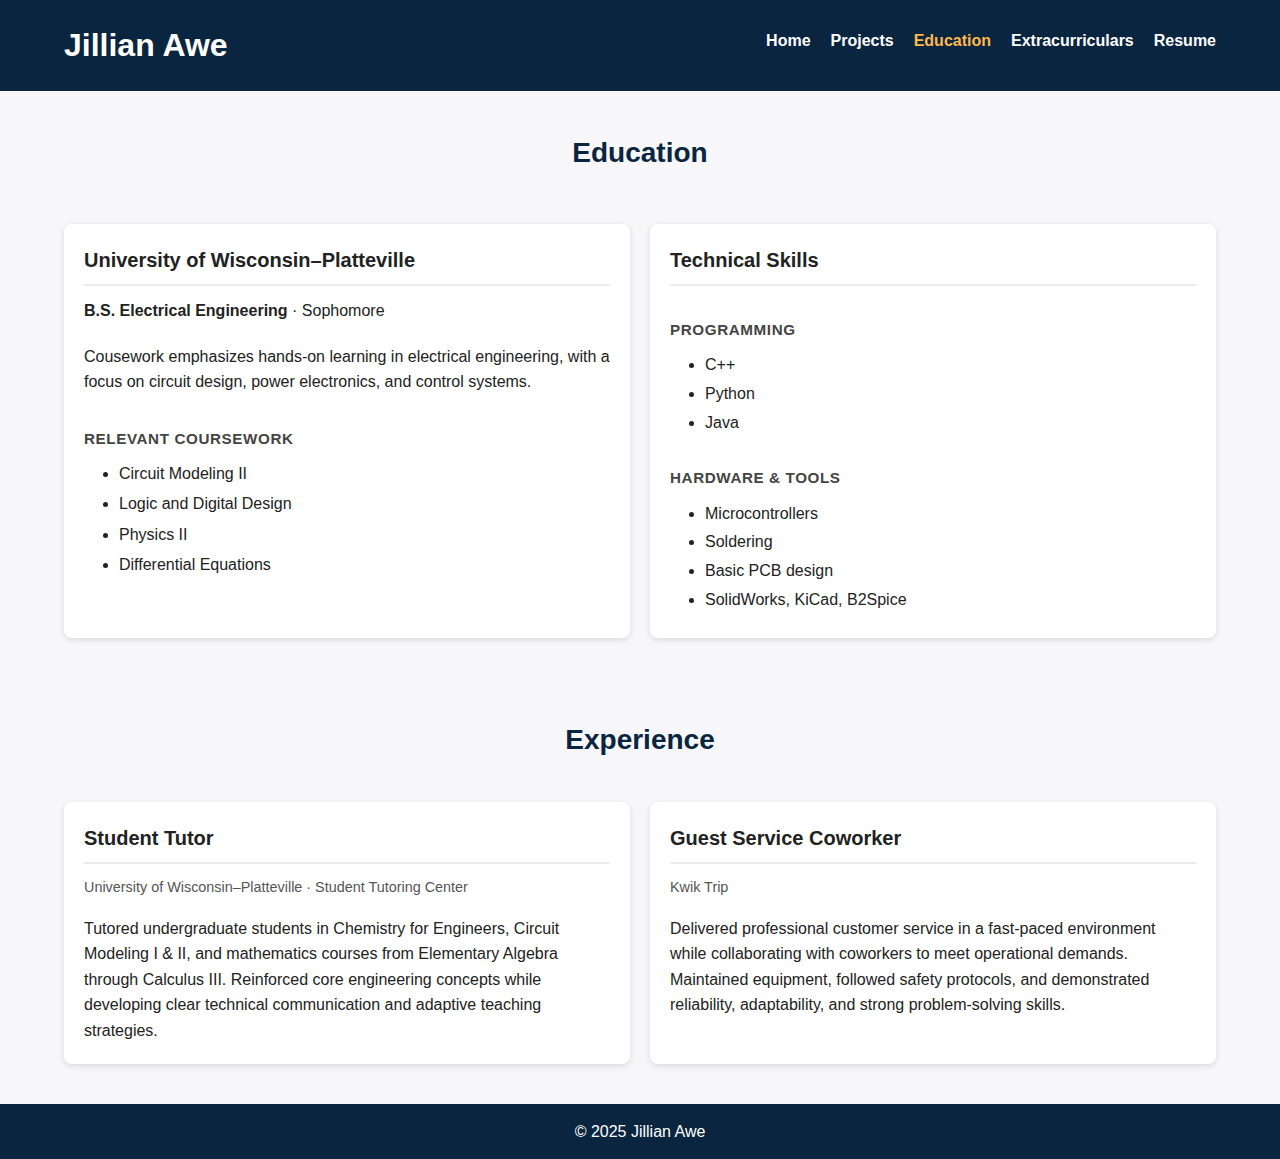
<file: education.html>
<!DOCTYPE html>
<html lang="en">
<head>
  <meta charset="UTF-8" />
  <meta name="viewport" content="width=device-width, initial-scale=1.0" />
  <title>Education – Jillian Awe</title>
  <link rel="stylesheet" href="style.css" />
  <script src="script.js" defer></script>
</head>

<body>
<header>
  <div class="container">
    <h1>Jillian Awe</h1>
    <nav>
      <ul>
        <li><a href="index.html">Home</a></li>
        <li><a href="projects.html">Projects</a></li>
        <li><a class="active" href="education.html">Education</a></li>
        <li><a href="extracurriculars.html">Extracurriculars</a></li>
        <li><a href="resume.html">Resume</a></li>
      </ul>
    </nav>
  </div>
</header>

<section class="page-section">

  <!-- ===== EDUCATION HEADER ===== -->
  <div class="projects-header">
    <h2>Education</h2>
  </div>

  <!-- ===== EDUCATION + SKILLS ===== -->
  <div class="card-grid education-grid">

    <!-- DEGREE CARD -->
    <div class="card education-card">
      <h3 class="card-title">University of Wisconsin–Platteville</h3>

      <p class="degree">
        <strong>B.S. Electrical Engineering</strong> · Sophomore
      </p>

      <p class="education-description">
       Cousework emphasizes hands-on learning in electrical engineering, with a focus on circuit design, power electronics,
       and control systems.
      </p>

      <h4 class="card-subtitle">Relevant Coursework</h4>
      <ul>
        <li>Circuit Modeling II</li>
        <li>Logic and Digital Design</li>
        <li>Physics II</li>
        <li>Differential Equations</li>
      </ul>
    </div>

    <!-- SKILLS CARD -->
    <div class="card skills-card">
      <h3 class="card-title">Technical Skills</h3>

      <div class="skills-group">
        <h4 class="card-subtitle">Programming</h4>
        <ul class="skills-list">
          <li>C++</li>
          <li>Python</li>
          <li>Java</li>
        </ul>
      </div>

      <div class="skills-group">
        <h4 class="card-subtitle">Hardware & Tools</h4>
        <ul class="skills-list">
        <li>Microcontrollers</li>
          <li>Soldering</li>
          <li>Basic PCB design</li>
          <li>SolidWorks, KiCad, B2Spice</li>
        </ul>
      </div>
    </div>

  </div>

  <div class="projects-header experience-header">
    <h2>Experience</h2>
  </div>

  <div class="card-grid experience-grid">

    <div class="card experience-card">
      <h3 class="card-title">Student Tutor</h3>
      <p class="experience-role">
        University of Wisconsin–Platteville · Student Tutoring Center
      </p>

      <p>
        Tutored undergraduate students in Chemistry for Engineers, Circuit Modeling I & II,
        and mathematics courses from Elementary Algebra through Calculus III.
        Reinforced core engineering concepts while developing clear technical communication
        and adaptive teaching strategies.
      </p>
    </div>

    <div class="card experience-card">
      <h3 class="card-title">Guest Service Coworker</h3>
      <p class="experience-role">
        Kwik Trip
      </p>

      <p>
        Delivered professional customer service in a fast-paced environment while
        collaborating with coworkers to meet operational demands. Maintained equipment,
        followed safety protocols, and demonstrated reliability, adaptability, and
        strong problem-solving skills.
      </p>
    </div>

  </div>

</section>


<footer>© 2025 Jillian Awe</footer>
</body>
</html>
</file>
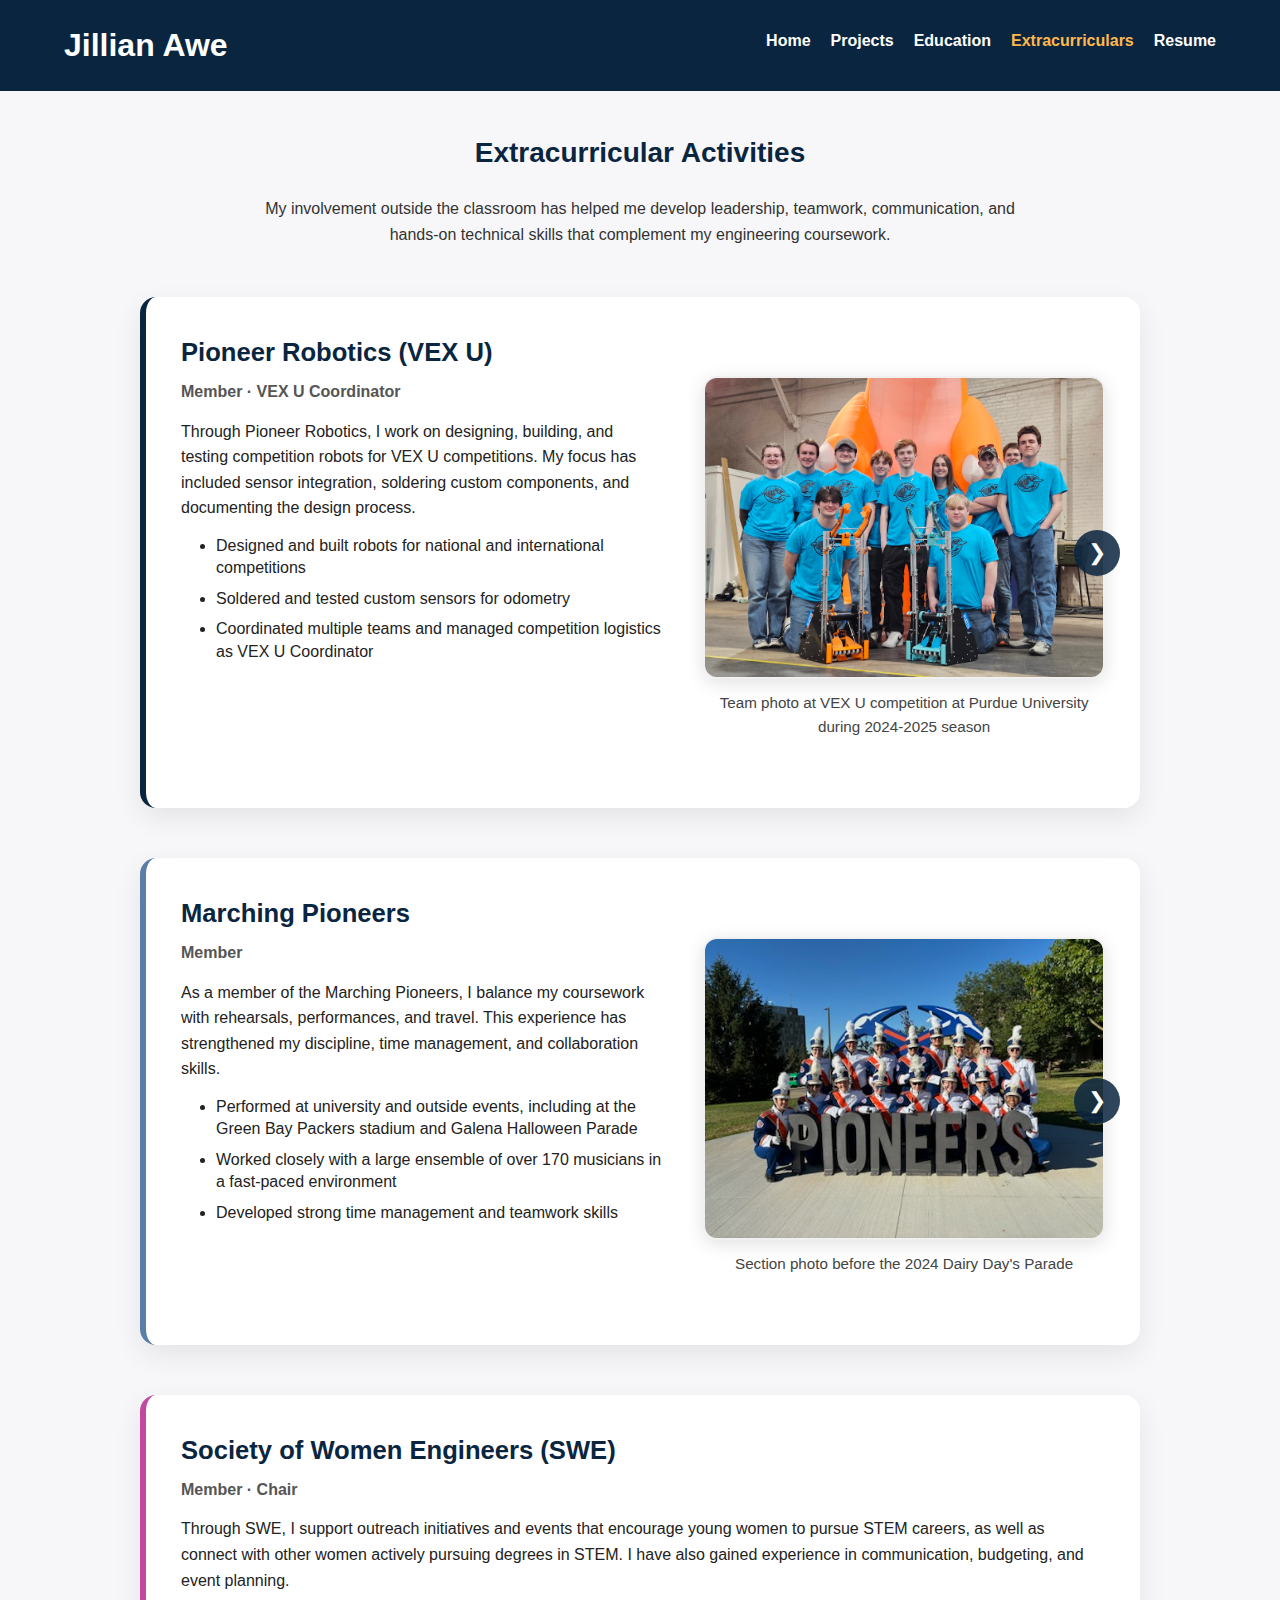
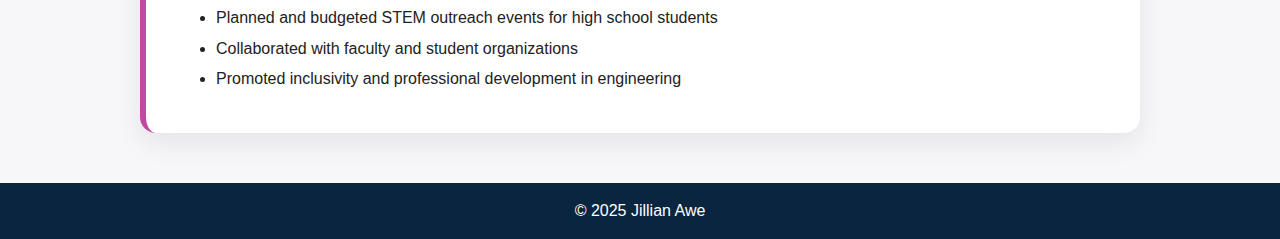
<file: extracurriculars.html>
<!DOCTYPE html>
<html lang="en">
<head>
  <meta charset="UTF-8">
  <meta name="viewport" content="width=device-width, initial-scale=1.0">
  <title>Extracurriculars – Jillian Awe</title>
  <link rel="stylesheet" href="style.css">
  <script src="script.js" defer></script>
</head>

<body>
<header>
  <div class="container">
    <h1>Jillian Awe</h1>
    <nav>
      <ul>
        <li><a href="index.html">Home</a></li>
        <li><a href="projects.html">Projects</a></li>
        <li><a href="education.html">Education</a></li>
        <li><a class="active" href="extracurriculars.html">Extracurriculars</a></li>
        <li><a href="resume.html">Resume</a></li>
      </ul>
    </nav>
  </div>
</header>

<section class="page-section">
  <div class="projects-header">
    <h2>Extracurricular Activities</h2>
    <p class="section-intro">
      My involvement outside the classroom has helped me develop leadership, teamwork, communication,
      and hands-on technical skills that complement my engineering coursework.
    </p>
  </div>

  <div class="activity-card robotics">
    <div class="activity-content">
      <h3>Pioneer Robotics (VEX U)</h3>
      <p class="activity-role">Member · VEX U Coordinator</p>

      <p>
        Through Pioneer Robotics, I work on designing, building, and testing competition robots for VEX U competitions. My focus has included
         sensor integration, soldering custom components, and documenting the design process.
      </p>

      <ul>
        <li>Designed and built robots for national and international competitions</li>
        <li>Soldered and tested custom sensors for odometry</li>
        <li>Coordinated multiple teams and managed competition logistics as VEX U Coordinator</li>
      </ul>
    </div>

    <div class="activity-media">
      <div class="project-slides">
            <button class="slide-btn prev hidden">&#10094;</button>

            <figure class="slide active">
                <img src="images/PlattyPiPurdue2025.jpg"
                class="project-image"
                alt="Team photo at VEX U competition at Purdue University in 2025">
                <figcaption class="image-caption">
               Team photo at VEX U competition at Purdue University during 2024-2025 season
                </figcaption>
            </figure>

            <figure class="slide">
                <img src="images/DriftlessIllini2025.jpg"
                class="project-image"
                alt="Team photo at VEX U competition at University of Illinois at Urbana-Champaign in 2025">
                <figcaption class="image-caption">
                Team photo at VEX U competition at University of Illinois at Urbana-Champaign during 2025-2026 season
                </figcaption>
            </figure>

            <figure class="slide">
                <img src="images/RoboticsPurdue2025.jpg"
                class="project-image"
                alt="Club photo at VEX U competition at Purdue University during 2024-2025 season">
                <figcaption class="image-caption">
                Club photo at VEX U competition at Purdue University during 2024-2025 season
                </figcaption>
             </figure>

            <figure class="slide">
                <img src="images/RoboticsIllini2025.jpg"
                class="project-image"
                alt="Club photo at VEX U competition at University of Illinois at Urbana-Champaign during 2025-2026 season">
                <figcaption class="image-caption">
                Club photo at VEX U competition at University of Illinois at Urbana-Champaign during 2025-2026 season
                </figcaption>
            </figure>   
                        
            <figure class="slide">
                <img src="images/PlattyPiMichigan2024.jpg"
                class="project-image"
                alt="Team photo at VEX U competition in Michigan during 2024-2025 season">
                <figcaption class="image-caption">
                Team photo at VEX U competition in Michigan during 2024-2025 season
                </figcaption>
            </figure>   

        <button class="slide-btn next">&#10095;</button>
      </div>
    </div>
  </div>

  <div class="activity-card marching">
    <div class="activity-media">
      <div class="project-slides">
            <button class="slide-btn prev hidden">&#10094;</button>

            <figure class="slide active">
                <img src="images/MarchingBandParade2024.jpg"
                class="project-image"
                alt="Section photo before the 2024 Dairy Day's Parade">
                <figcaption class="image-caption">
               Section photo before the 2024 Dairy Day's Parade
                </figcaption>
            </figure>

            <figure class="slide">
                <img src="images/MarchingBandLastBlast2025.jpg"
                class="project-image"
                alt="Section photo at the Last Blast of the 2025 marching season">
                <figcaption class="image-caption">
                Section photo at the Last Blast of the 2025 marching season
                </figcaption>
            </figure>

            <figure class="slide">
                <img src="images/MarchingBandFriends.jpg"
                class="project-image"
                alt="Photo with friends in the marching band after performance">
                <figcaption class="image-caption">
                Photo with friends in the marching band after performance
                </figcaption>
             </figure> 

        <button class="slide-btn next">&#10095;</button>
      </div>
    </div>

    <div class="activity-content">
      <h3>Marching Pioneers</h3>
      <p class="activity-role">Member</p>

      <p>
        As a member of the Marching Pioneers, I balance my coursework with rehearsals,
        performances, and travel. This experience has strengthened my discipline, time management,
        and collaboration skills.
      </p>

      <ul>
        <li>Performed at university and outside events, including at the Green Bay Packers stadium and Galena Halloween Parade</li>
        <li>Worked closely with a large ensemble of over 170 musicians in a fast-paced environment</li>
        <li>Developed strong time management and teamwork skills</li>
      </ul>
    </div>
  </div>

  <div class="activity-card swe">
    <div class="activity-content">
      <h3>Society of Women Engineers (SWE)</h3>
      <p class="activity-role">Member · Chair</p>

      <p>
        Through SWE, I support outreach initiatives and events that encourage young women to pursue
        STEM careers, as well as connect with other women actively pursuing degrees in STEM. I have also 
        gained experience in communication, budgeting, and event planning.
      </p>

      <ul>
        <li>Planned and budgeted STEM outreach events for high school students</li>
        <li>Collaborated with faculty and student organizations</li>
        <li>Promoted inclusivity and professional development in engineering</li>
      </ul>
    </div>

  </div>

</section>

<footer>© 2025 Jillian Awe</footer>
</body>
</html>
</file>
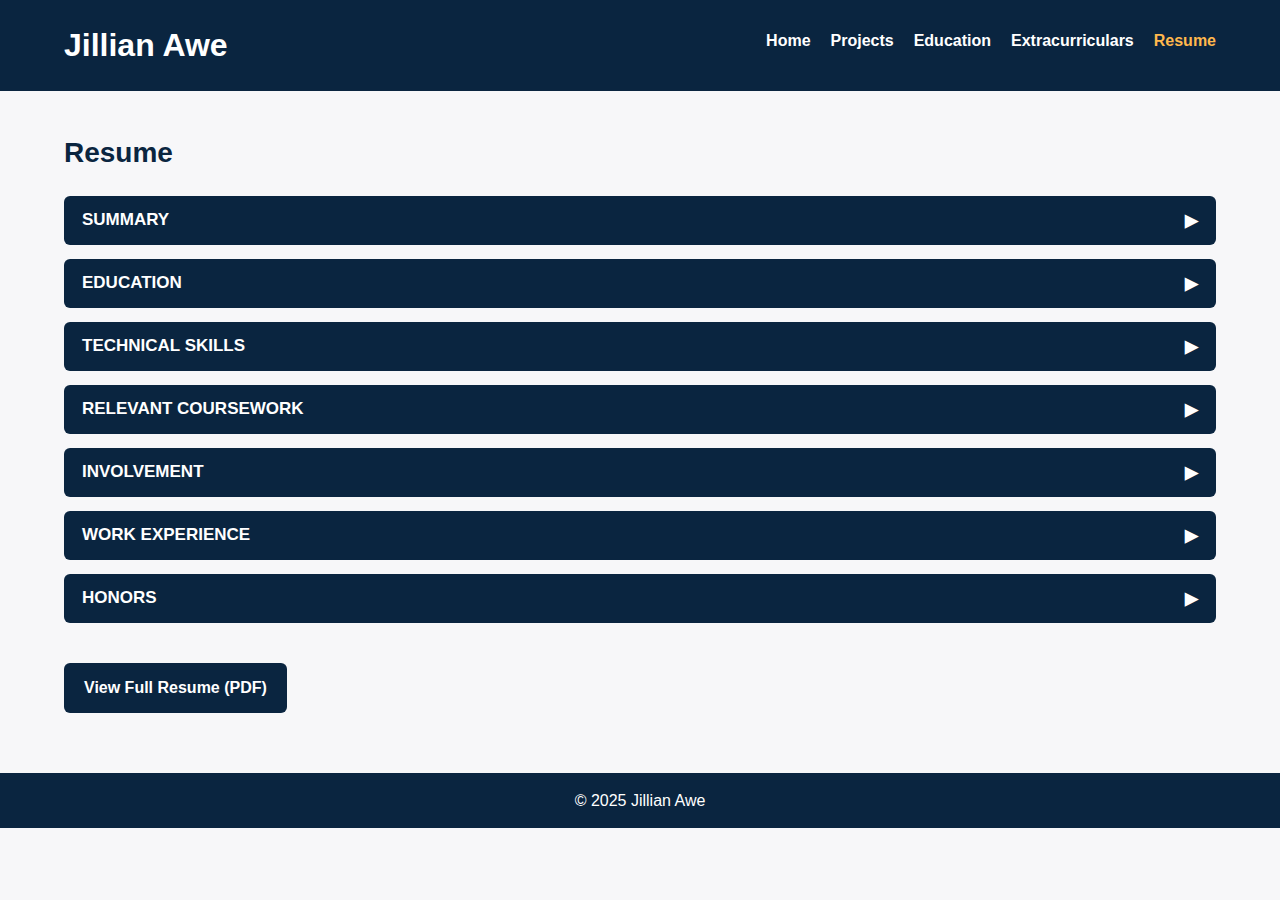
<file: resume.html>
<!DOCTYPE html>
<html lang="en">
<head>
    <meta charset="UTF-8">
    <meta name="viewport" content="width=device-width, initial-scale=1.0">
    <title>Resume – Jillian Awe</title>
    <link rel="stylesheet" href="style.css">
    <script src="script.js" defer></script>


</head>
<body>
<header>
  <div class="container">
    <h1>Jillian Awe</h1>
    <nav>
      <ul>
        <li><a href="index.html">Home</a></li>
        <li><a href="projects.html">Projects</a></li>
        <li><a href="education.html">Education</a></li>
        <li><a href="extracurriculars.html">Extracurriculars</a></li>
        <li><a class="active" href="resume.html">Resume</a></li>
      </ul>
    </nav>
  </div>
</header>

<section class="page-section">
    <h2>Resume</h2>
    
    <div class="resume-section">
        <button class="dropdown-btn">SUMMARY</button>
        <div class="dropdown-content">
            <p>Seeking a Summer 2026 electrical engineering internship to gain hands-on experience.</p>
            <p>Excellent verbal and written skills with a detail-oriented approach for completing projects and assignments.</p>
        </div>
    </div>

    <div class="resume-section">
        <button class="dropdown-btn">EDUCATION</button>
        <div class="dropdown-content">
            <p><strong>University of Wisconsin–Platteville</strong><br>
            Bachelor of Science, Electrical Engineering (ABET Accredited)<br>
            Emphases: Power and Energy; Controls<br>
            GPA: 4.00/4.00<br>
            Honors: Chancellor’s List (2 semesters), Dean’s List (2 semesters)</p>
            <p><strong>Clubs/Organizations:</strong> Pioneer Robotics, Marching Pioneers, Women in STEM LLC, Society of Women Engineers</p>
        </div>
    </div>

    <div class="resume-section">
        <button class="dropdown-btn">TECHNICAL SKILLS</button>
        <div class="dropdown-content">
            <ul>
                <li>B2Spice</li>
                <li>Python</li>
                <li>SolidWorks</li>
                <li>Microsoft Office (Word, Excel, PowerPoint)</li>
                <li>Soldering</li>
            </ul>
        </div>
    </div>

    <div class="resume-section">
        <button class="dropdown-btn">RELEVANT COURSEWORK</button>
        <div class="dropdown-content">
            <ul>
                <li>Circuit Modeling 2</li>
                <li>Logic and Digital Design</li>
                <li>Differential Equations</li>
                <li>Physics 2</li>
                <li>Introduction to Computer Programming</li>
                <li>Signals and Systems</li>
                <li>Analog Electronics</li>
                <li>Introduction to Electromagnetism and Power Systems</li>
            </ul>
        </div>
    </div>

    <div class="resume-section">
        <button class="dropdown-btn">INVOLVEMENT</button>
        <div class="dropdown-content">
            <h4>Pioneer Robotics (VEX U Robotics)</h4>
            <p><strong>Member – Fall 2024 to Present</strong></p>
            <ul>
                <li>Designed and built robots for worldwide competitions; documented design process; attended VEX Worlds and placed in the top 30 of 107 teams.</li>
                <li>Researched, designed, and soldered a sensor providing odometry data for autonomous robot routines.</li>
            </ul>
            <p><strong>VEX U Coordinator – Spring 2025 to Present</strong></p>
            <ul>
                <li>Coordinated three VEX U teams, registered teams for tournaments, scheduled activities, and managed sponsor communication and social media.</li>
            </ul>

            <h4>Society of Women Engineers (SWE)</h4>
            <p><strong>Chair – Fall 2024 to Spring 2025</strong></p>
            <ul>
                <li>Planned and budgeted large-scale STEM Expo activities for high school students.</li>
            </ul>
        </div>
    </div>

    <div class="resume-section">
        <button class="dropdown-btn">WORK EXPERIENCE</button>
        <div class="dropdown-content">
            <h4>Student Tutor – UW–Platteville Tutoring Center (2025–Present)</h4>
            <ul>
                <li>Tutored students in Chemistry for Engineers, Circuit Modeling I & II, and math through Calculus III.</li>
                <li>Reinforced engineering concepts and improved technical communication.</li>
            </ul>

            <h4>Guest Service / Food Service – Kwik Trip (2024–Present)</h4>
            <ul>
                <li>Handled high-volume customer interactions with professionalism and teamwork.</li>
                <li>Maintained equipment and followed safety protocols in a fast-paced environment.</li>
            </ul>
        </div>
    </div>

    <div class="resume-section">
        <button class="dropdown-btn">HONORS</button>
        <div class="dropdown-content">
            <ul>
                <li>Valedictorian – Eleva-Strum Central High School (2024)</li>
                <li>AP Scholar with Distinction – College Board (2024)</li>
            </ul>
        </div>
    </div>

    <a href="documents/JillianAweResumeWebsite.pdf" target="_blank" class="resume-btn">View Full Resume (PDF)</a>

</section>

<footer>© 2025 Jillian Awe</footer>

</body>
</html>
</file>
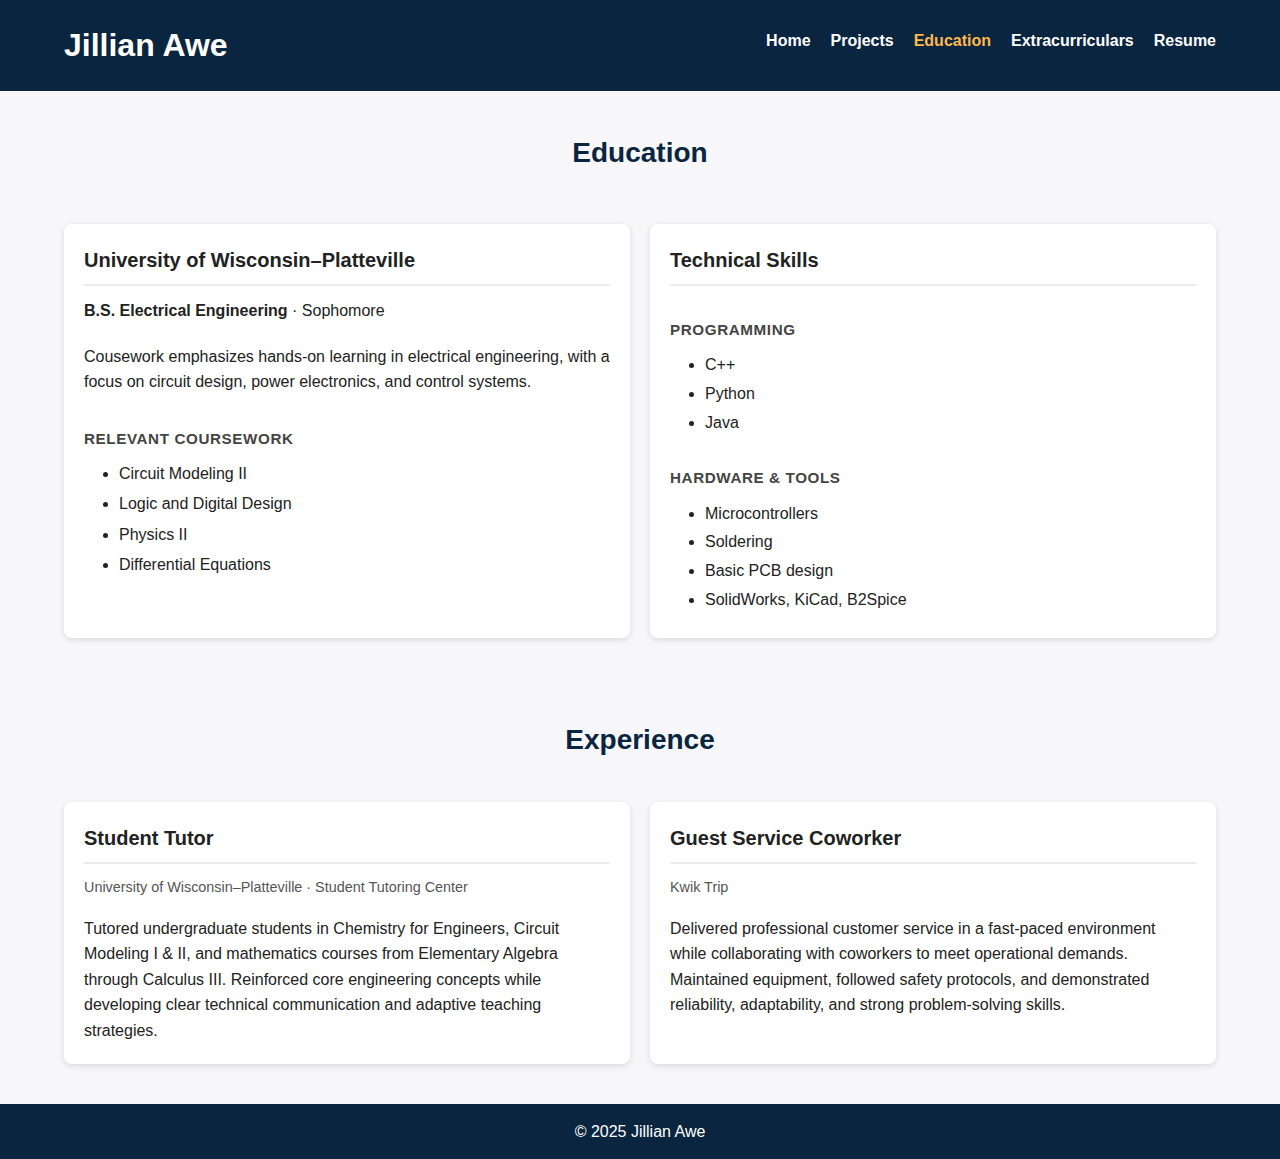
<file: JillianAweWebsite/education.html>
<!DOCTYPE html>
<html lang="en">
<head>
  <meta charset="UTF-8" />
  <meta name="viewport" content="width=device-width, initial-scale=1.0" />
  <title>Education – Jillian Awe</title>
  <link rel="stylesheet" href="style.css" />
  <script src="script.js" defer></script>
</head>

<body>
<header>
  <div class="container">
    <h1>Jillian Awe</h1>
    <nav>
      <ul>
        <li><a href="index.html">Home</a></li>
        <li><a href="projects.html">Projects</a></li>
        <li><a class="active" href="education.html">Education</a></li>
        <li><a href="extracurriculars.html">Extracurriculars</a></li>
        <li><a href="resume.html">Resume</a></li>
      </ul>
    </nav>
  </div>
</header>

<section class="page-section">

  <!-- ===== EDUCATION HEADER ===== -->
  <div class="projects-header">
    <h2>Education</h2>
  </div>

  <!-- ===== EDUCATION + SKILLS ===== -->
  <div class="card-grid education-grid">

    <!-- DEGREE CARD -->
    <div class="card education-card">
      <h3 class="card-title">University of Wisconsin–Platteville</h3>

      <p class="degree">
        <strong>B.S. Electrical Engineering</strong> · Sophomore
      </p>

      <p class="education-description">
       Cousework emphasizes hands-on learning in electrical engineering, with a focus on circuit design, power electronics,
       and control systems.
      </p>

      <h4 class="card-subtitle">Relevant Coursework</h4>
      <ul>
        <li>Circuit Modeling II</li>
        <li>Logic and Digital Design</li>
        <li>Physics II</li>
        <li>Differential Equations</li>
      </ul>
    </div>

    <!-- SKILLS CARD -->
    <div class="card skills-card">
      <h3 class="card-title">Technical Skills</h3>

      <div class="skills-group">
        <h4 class="card-subtitle">Programming</h4>
        <ul class="skills-list">
          <li>C++</li>
          <li>Python</li>
          <li>Java</li>
        </ul>
      </div>

      <div class="skills-group">
        <h4 class="card-subtitle">Hardware & Tools</h4>
        <ul class="skills-list">
        <li>Microcontrollers</li>
          <li>Soldering</li>
          <li>Basic PCB design</li>
          <li>SolidWorks, KiCad, B2Spice</li>
        </ul>
      </div>
    </div>

  </div>

  <!-- ===== EXPERIENCE HEADER ===== -->
  <div class="projects-header experience-header">
    <h2>Experience</h2>
  </div>

  <!-- ===== EXPERIENCE CARDS ===== -->
  <div class="card-grid experience-grid">

    <!-- TUTOR -->
    <div class="card experience-card">
      <h3 class="card-title">Student Tutor</h3>
      <p class="experience-role">
        University of Wisconsin–Platteville · Student Tutoring Center
      </p>

      <p>
        Tutored undergraduate students in Chemistry for Engineers, Circuit Modeling I & II,
        and mathematics courses from Elementary Algebra through Calculus III.
        Reinforced core engineering concepts while developing clear technical communication
        and adaptive teaching strategies.
      </p>
    </div>

    <!-- KWIK TRIP -->
    <div class="card experience-card">
      <h3 class="card-title">Guest Service Coworker</h3>
      <p class="experience-role">
        Kwik Trip
      </p>

      <p>
        Delivered professional customer service in a fast-paced environment while
        collaborating with coworkers to meet operational demands. Maintained equipment,
        followed safety protocols, and demonstrated reliability, adaptability, and
        strong problem-solving skills.
      </p>
    </div>

  </div>

</section>


<footer>© 2025 Jillian Awe</footer>
</body>
</html>
</file>
<file: style.css>
/* ==========================================================
   GLOBAL RESET / BASE STYLES
========================================================== */
* {
  margin: 0;
  padding: 0;
  box-sizing: border-box;
  font-family: Arial, Helvetica, sans-serif;
}

body {
  background: #f7f7f9;
  color: #222;
  line-height: 1.6;
}

ul {
  margin-left: 25px;
  padding-left: 10px;
}

ul li {
  margin-bottom: 8px;
  line-height: 1.4;
}


/* ==========================================================
   HEADER AND NAVIGATION
========================================================== */
header {
  background: #0a2540;
  color: white;
  padding: 20px 0;
}

header .container {
  display: flex;
  justify-content: space-between;
  align-items: center;
  width: 90%;
  margin: auto;
}

nav ul {
  display: flex;
  list-style: none;
  gap: 20px;
}

nav a {
  color: white;
  text-decoration: none;
  font-weight: bold;
  transition: 0.2s;
}

nav a:hover,
nav a.active {
  color: #ffb84d;
}


/* ==========================================================
   HOME PAGE
========================================================== */
.hero-section {
  padding: 80px 0;
  display: flex;
  justify-content: center;
  text-align: left;
}

.hero-inner {
  display: flex;
  align-items: center;
  gap: 60px;
  max-width: 1100px;
  padding: 0 30px;
}

.hero-photo {
  width: 260px;
  height: 260px;
  object-fit: cover;
  border-radius: 50%;
  box-shadow: 0 4px 20px rgba(0,0,0,0.15);
}

.hero-info {
  max-width: 600px;
}

.hero-name {
  font-size: 2.5rem;
  margin-bottom: 18px;
}

.hero-description {
  font-size: 1.15rem;
  line-height: 1.6;
  margin-bottom: 22px;
}

.hero-links a {
  margin-right: 22px;
  font-size: 1.1rem;
  text-decoration: none;
  color: #0a2540;
  font-weight: 600;
  border-bottom: 2px solid transparent;
  transition: 0.2s;
}

.hero-links a:hover {
  border-bottom: 2px solid #0a2540;
}

.highlights-grid {
  margin-top: 2.5rem;
}

.highlight-card {
  display: flex;
  flex-direction: column;
  justify-content: space-between;
}

.card-link {
  margin-top: 1.25rem;
  font-weight: 500;
  color: #0066cc;
  text-decoration: none;
}

.card-link:hover {
  text-decoration: underline;
}

.highlight-card:hover {
  transform: translateY(-4px);
  transition: transform 0.2s ease;
}


/* ==========================================================
   GLOBAL PAGE SECTIONS
========================================================== */
.page-section {
  width: 90%;
  margin: 40px auto;
}

.page-section h2 {
  margin-bottom: 20px;
  font-size: 28px;
  color: #0a2540;
}

.section-intro {
  margin-bottom: 20px;
  color: #333;
}


/* ==========================================================
   CARD GRID (Home, Education, Extracurriculars)
========================================================== */
.card-grid {
  display: grid;
  grid-template-columns: repeat(auto-fit, minmax(250px, 1fr));
  gap: 20px;
}

.card {
  background: white;
  padding: 20px;
  border-radius: 8px;
  box-shadow: 0 2px 6px rgba(0,0,0,0.12);
}

.placeholder {
  background: #e0e0ea;
  padding: 30px;
  text-align: center;
  border-radius: 6px;
  color: #555;
  border: 2px dashed #aaa;
}


/* ==========================================================
   PROJECTS PAGE
========================================================== */
.projects-header {
    text-align: center;
    max-width: 800px;
    margin: 0 auto 40px auto;
}


.project-card {
  background: #ffffff;
  padding: 30px;
  border-radius: 14px;
  margin: 40px auto;
  max-width: 900px;
  box-shadow: 0 8px 22px rgba(0,0,0,0.08);
}

.project-image {
  width: 100%;
  max-width: 750px;
  display: block;
  margin: 22px auto;
  border-radius: 14px;
  border: 2px solid #f0f0f0;
  object-fit: cover;
  box-shadow: 0 4px 18px rgba(0,0,0,0.12);
}

.project-image-row {
    display: flex;
    gap: 20px;
    margin: 22px 0;
}

.project-image-row img {
    width: 100%;
    height: 300px;              
    object-fit: cover;    
    border-radius: 14px;
    box-shadow: 0 4px 18px rgba(0,0,0,0.12);
}

.image-caption {
  text-align: center;
  font-size: 0.95rem;
  color: #444;
  margin-top: -10px;
  margin-bottom: 12px;
}

.project-media {
  width: 100%;
  height: 200px;
  margin-bottom: 20px;
  border-radius: 6px;
}


.projects_pdfs-btn {
  display: inline-block;
  padding: 12px 20px;
  background: #0a2540;
  color: white;
  text-decoration: none;
  font-size: 16px;
  font-weight: 600;
  border-radius: 6px;
  margin-top: 40px;
  margin-bottom: 20px;
  transition: background 0.25s ease, transform 0.15s ease;
}

.projects_pdfs-btn:hover {
  background: #133b63;
  transform: translateY(-2px);
}

.project-slides {
    position: relative;
    max-width: 750px;
    margin: 22px auto;
}

.project-slides .slide {
    display: none;
}

.project-slides .slide.active {
    display: block;
}

/* Arrow buttons */
.slide-btn {
    position: absolute;
    top: 50%;
    transform: translateY(-50%);
    background: rgba(10, 37, 64, 0.85);
    color: white;
    border: none;
    font-size: 22px;
    padding: 10px 14px;
    border-radius: 50%;
    cursor: pointer;
    transition: background 0.2s ease;
}

.slide-btn:hover {
    background: rgba(10, 37, 64, 1);
}

.slide-btn.prev {
    left: -15px;
}

.slide-btn.next {
    right: -15px;
}

.slide-btn.hidden {
    display: none;
}

.project-slides figure {
  margin: 0;
}


/* ==========================================================
   RESUME
========================================================== */
.dropdown-btn {
  width: 100%;
  text-align: left;
  padding: 14px 18px;
  background: #0a2540;
  color: #fff;
  border: none;
  border-radius: 6px;
  margin-top: 14px;
  cursor: pointer;
  font-size: 17px;
  font-weight: bold;
  display: flex;
  justify-content: space-between;
  align-items: center;
  transition: background 0.25s ease;
}

.dropdown-btn:hover {
  background: #133b63;
}

.arrow {
  transition: transform 0.3s ease;
  display: inline-block;
}

.dropdown-open .arrow {
  transform: rotate(90deg);
}

.dropdown-content {
  display: none;
  padding: 18px;
  background: #ffffff;
  border-radius: 6px;
  margin-top: 8px;
  box-shadow: 0 2px 6px rgba(0,0,0,0.15);
  animation: dropdownFade 0.3s ease;
}

.dropdown-content ul li {
  margin-bottom: 10px;
}

@keyframes dropdownFade {
  from { opacity: 0; transform: translateY(-6px); }
  to { opacity: 1; transform: translateY(0); }
}

/* Resume PDF button */
.resume-btn {
  display: inline-block;
  padding: 12px 20px;
  background: #0a2540;
  color: white;
  text-decoration: none;
  font-size: 16px;
  font-weight: 600;
  border-radius: 6px;
  margin-top: 40px;
  margin-bottom: 20px;
  transition: background 0.25s ease, transform 0.15s ease;
}

.resume-btn:hover {
  background: #133b63;
  transform: translateY(-2px);
}

/* ==========================================================
   Extracurriculars
========================================================== */

.activity-card {
  display: flex;
  gap: 40px;
  margin: 50px auto;
  max-width: 1000px;
  padding: 35px;
  border-radius: 16px;
  background: white;
  box-shadow: 0 10px 28px rgba(0,0,0,0.08);
}

/* Alternate layouts for visual variety */
.activity-card.marching {
  flex-direction: row-reverse;
}

/* Content */
.activity-content {
  flex: 1.2;
}

.activity-content h3 {
  font-size: 1.6rem;
  margin-bottom: 6px;
  color: #0a2540;
}

.activity-role {
  font-weight: 600;
  color: #555;
  margin-bottom: 14px;
}

.activity-content p {
  margin-bottom: 14px;
}

/* Media */
.activity-media {
  flex: 1;
  display: flex;
  align-items: center;
  justify-content: center;
}

.media-placeholder {
  width: 100%;
  height: 260px;
  background: #e6e6ef;
  border-radius: 12px;
  border: 2px dashed #aaa;
  display: flex;
  align-items: center;
  justify-content: center;
  color: #555;
  text-align: center;
  font-weight: 600;
}

/* Subtle accent bars */
.activity-card.robotics {
  border-left: 6px solid #0a2540;
}

.activity-card.marching {
  border-left: 6px solid #5a7ea8;
}

.activity-card.swe {
  border-left: 6px solid #c04aa0;
}



/* ===== EDUCATION PAGE SPACING ===== */

.education-grid {
  margin-top: 3rem;
  row-gap: 2.5rem;
}

.education-card p,
.skills-card p {
  margin-bottom: 1.25rem;
  line-height: 1.6;
}

.education-description {
  margin: 1.5rem 0;
  line-height: 1.6;
}

.education-card h4,
.skills-card h4 {
  margin-top: 2rem;
  margin-bottom: 0.75rem;
}

.education-note {
  margin-top: 1.75rem;
  font-size: 0.9rem;
  opacity: 0.8;
}

/* ==========================================================
  EDUCATION
========================================================== */

.experience-header {
  margin-top: 5rem;
}

.timeline {
  margin-top: 2.5rem;
}

.timeline-content p {
  line-height: 1.6;
}

/* ===== CARD HEADERS ===== */

.card-title {
  font-size: 1.25rem;
  font-weight: 600;
  margin-bottom: 0.75rem;
  border-bottom: 2px solid rgba(0, 0, 0, 0.08);
  padding-bottom: 0.5rem;
}

.card-subtitle {
  font-size: 0.95rem;
  text-transform: uppercase;
  letter-spacing: 0.04em;
  margin-top: 1.75rem;
  margin-bottom: 0.5rem;
  color: #444;
}

.education-description {
  margin: 1.25rem 0;
  line-height: 1.6;
}

.skills-group {
  margin-top: 1.5rem;
}

.skills-list li {
  margin-bottom: 0.4rem;
}


.experience-header {
  margin-top: 5rem;
}

.experience-grid {
  margin-top: 2.5rem;
  row-gap: 2rem;
}

.experience-role {
  font-size: 0.9rem;
  color: #555;
  margin-bottom: 1rem;
}

.card p {
  line-height: 1.6;
}


/* ==========================================================
   FOOTER
========================================================== */
footer {
  margin-top: 40px;
  background: #0a2540;
  color: white;
  text-align: center;
  padding: 15px;
}


/* ==========================================================
   MOBLIE
========================================================== */
@media (max-width: 800px) {
  nav ul {
    flex-wrap: wrap;
    gap: 10px;
  }
}

@media (max-width: 500px) {
  header .container {
    flex-direction: column;
    gap: 10px;
  }
}

@media screen and (max-width: 850px) {
  .hero-inner {
      flex-direction: column;
      text-align: center;
      gap: 30px;
  }

  .hero-photo {
      width: 210px;
      height: 210px;
  }
}

@media (max-width: 750px) {
    .project-image-row {
        flex-direction: column;
    }

    .project-image-row img {
        height: 240px;
    }
}

@media (max-width: 600px) {
  .project-image {
    max-height: 260px;
  }

  .slide-btn.prev {
    left: 5px;
  }

  .slide-btn.next {
    right: 5px;
  }
}

@media (max-width: 850px) {
  .activity-card {
    flex-direction: column;
    padding: 25px;
  }

  .media-placeholder {
    height: 220px;
  }
}
</file>
<file: JillianAweWebsite/style.css>
/* ==========================================================
   GLOBAL RESET / BASE STYLES
========================================================== */
* {
  margin: 0;
  padding: 0;
  box-sizing: border-box;
  font-family: Arial, Helvetica, sans-serif;
}

body {
  background: #f7f7f9;
  color: #222;
  line-height: 1.6;
}

ul {
  margin-left: 25px;
  padding-left: 10px;
}

ul li {
  margin-bottom: 8px;
  line-height: 1.4;
}


/* ==========================================================
   HEADER AND NAVIGATION
========================================================== */
header {
  background: #0a2540;
  color: white;
  padding: 20px 0;
}

header .container {
  display: flex;
  justify-content: space-between;
  align-items: center;
  width: 90%;
  margin: auto;
}

nav ul {
  display: flex;
  list-style: none;
  gap: 20px;
}

nav a {
  color: white;
  text-decoration: none;
  font-weight: bold;
  transition: 0.2s;
}

nav a:hover,
nav a.active {
  color: #ffb84d;
}


/* ==========================================================
   HOME PAGE
========================================================== */
.hero-section {
  padding: 80px 0;
  display: flex;
  justify-content: center;
  text-align: left;
}

.hero-inner {
  display: flex;
  align-items: center;
  gap: 60px;
  max-width: 1100px;
  padding: 0 30px;
}

.hero-photo {
  width: 260px;
  height: 260px;
  object-fit: cover;
  border-radius: 50%;
  box-shadow: 0 4px 20px rgba(0,0,0,0.15);
}

.hero-info {
  max-width: 600px;
}

.hero-name {
  font-size: 2.5rem;
  margin-bottom: 18px;
}

.hero-description {
  font-size: 1.15rem;
  line-height: 1.6;
  margin-bottom: 22px;
}

.hero-links a {
  margin-right: 22px;
  font-size: 1.1rem;
  text-decoration: none;
  color: #0a2540;
  font-weight: 600;
  border-bottom: 2px solid transparent;
  transition: 0.2s;
}

.hero-links a:hover {
  border-bottom: 2px solid #0a2540;
}

.highlights-grid {
  margin-top: 2.5rem;
}

.highlight-card {
  display: flex;
  flex-direction: column;
  justify-content: space-between;
}

.card-link {
  margin-top: 1.25rem;
  font-weight: 500;
  color: #0066cc;
  text-decoration: none;
}

.card-link:hover {
  text-decoration: underline;
}

.highlight-card:hover {
  transform: translateY(-4px);
  transition: transform 0.2s ease;
}


/* ==========================================================
   GLOBAL PAGE SECTIONS
========================================================== */
.page-section {
  width: 90%;
  margin: 40px auto;
}

.page-section h2 {
  margin-bottom: 20px;
  font-size: 28px;
  color: #0a2540;
}

.section-intro {
  margin-bottom: 20px;
  color: #333;
}


/* ==========================================================
   CARD GRID (Home, Education, Extracurriculars)
========================================================== */
.card-grid {
  display: grid;
  grid-template-columns: repeat(auto-fit, minmax(250px, 1fr));
  gap: 20px;
}

.card {
  background: white;
  padding: 20px;
  border-radius: 8px;
  box-shadow: 0 2px 6px rgba(0,0,0,0.12);
}

.placeholder {
  background: #e0e0ea;
  padding: 30px;
  text-align: center;
  border-radius: 6px;
  color: #555;
  border: 2px dashed #aaa;
}


/* ==========================================================
   PROJECTS PAGE
========================================================== */
.projects-header {
    text-align: center;
    max-width: 800px;
    margin: 0 auto 40px auto;
}


.project-card {
  background: #ffffff;
  padding: 30px;
  border-radius: 14px;
  margin: 40px auto;
  max-width: 900px;
  box-shadow: 0 8px 22px rgba(0,0,0,0.08);
}

.project-image {
  width: 100%;
  max-width: 750px;
  display: block;
  margin: 22px auto;
  border-radius: 14px;
  border: 2px solid #f0f0f0;
  object-fit: cover;
  box-shadow: 0 4px 18px rgba(0,0,0,0.12);
}

.project-image-row {
    display: flex;
    gap: 20px;
    margin: 22px 0;
}

.project-image-row img {
    width: 100%;
    height: 300px;              
    object-fit: cover;    
    border-radius: 14px;
    box-shadow: 0 4px 18px rgba(0,0,0,0.12);
}

.image-caption {
  text-align: center;
  font-size: 0.95rem;
  color: #444;
  margin-top: -10px;
  margin-bottom: 12px;
}

.project-media {
  width: 100%;
  height: 200px;
  margin-bottom: 20px;
  border-radius: 6px;
}


.projects_pdfs-btn {
  display: inline-block;
  padding: 12px 20px;
  background: #0a2540;
  color: white;
  text-decoration: none;
  font-size: 16px;
  font-weight: 600;
  border-radius: 6px;
  margin-top: 40px;
  margin-bottom: 20px;
  transition: background 0.25s ease, transform 0.15s ease;
}

.projects_pdfs-btn:hover {
  background: #133b63;
  transform: translateY(-2px);
}

.project-slides {
    position: relative;
    max-width: 750px;
    margin: 22px auto;
}

.project-slides .slide {
    display: none;
}

.project-slides .slide.active {
    display: block;
}

/* Arrow buttons */
.slide-btn {
    position: absolute;
    top: 50%;
    transform: translateY(-50%);
    background: rgba(10, 37, 64, 0.85);
    color: white;
    border: none;
    font-size: 22px;
    padding: 10px 14px;
    border-radius: 50%;
    cursor: pointer;
    transition: background 0.2s ease;
}

.slide-btn:hover {
    background: rgba(10, 37, 64, 1);
}

.slide-btn.prev {
    left: -15px;
}

.slide-btn.next {
    right: -15px;
}

.slide-btn.hidden {
    display: none;
}

.project-slides figure {
  margin: 0;
}


/* ==========================================================
   RESUME
========================================================== */
.dropdown-btn {
  width: 100%;
  text-align: left;
  padding: 14px 18px;
  background: #0a2540;
  color: #fff;
  border: none;
  border-radius: 6px;
  margin-top: 14px;
  cursor: pointer;
  font-size: 17px;
  font-weight: bold;
  display: flex;
  justify-content: space-between;
  align-items: center;
  transition: background 0.25s ease;
}

.dropdown-btn:hover {
  background: #133b63;
}

.arrow {
  transition: transform 0.3s ease;
  display: inline-block;
}

.dropdown-open .arrow {
  transform: rotate(90deg);
}

.dropdown-content {
  display: none;
  padding: 18px;
  background: #ffffff;
  border-radius: 6px;
  margin-top: 8px;
  box-shadow: 0 2px 6px rgba(0,0,0,0.15);
  animation: dropdownFade 0.3s ease;
}

.dropdown-content ul li {
  margin-bottom: 10px;
}

@keyframes dropdownFade {
  from { opacity: 0; transform: translateY(-6px); }
  to { opacity: 1; transform: translateY(0); }
}

/* Resume PDF button */
.resume-btn {
  display: inline-block;
  padding: 12px 20px;
  background: #0a2540;
  color: white;
  text-decoration: none;
  font-size: 16px;
  font-weight: 600;
  border-radius: 6px;
  margin-top: 40px;
  margin-bottom: 20px;
  transition: background 0.25s ease, transform 0.15s ease;
}

.resume-btn:hover {
  background: #133b63;
  transform: translateY(-2px);
}

/* ==========================================================
   Extracurriculars
========================================================== */

.activity-card {
  display: flex;
  gap: 40px;
  margin: 50px auto;
  max-width: 1000px;
  padding: 35px;
  border-radius: 16px;
  background: white;
  box-shadow: 0 10px 28px rgba(0,0,0,0.08);
}

/* Alternate layouts for visual variety */
.activity-card.marching {
  flex-direction: row-reverse;
}

/* Content */
.activity-content {
  flex: 1.2;
}

.activity-content h3 {
  font-size: 1.6rem;
  margin-bottom: 6px;
  color: #0a2540;
}

.activity-role {
  font-weight: 600;
  color: #555;
  margin-bottom: 14px;
}

.activity-content p {
  margin-bottom: 14px;
}

/* Media */
.activity-media {
  flex: 1;
  display: flex;
  align-items: center;
  justify-content: center;
}

.media-placeholder {
  width: 100%;
  height: 260px;
  background: #e6e6ef;
  border-radius: 12px;
  border: 2px dashed #aaa;
  display: flex;
  align-items: center;
  justify-content: center;
  color: #555;
  text-align: center;
  font-weight: 600;
}

/* Subtle accent bars */
.activity-card.robotics {
  border-left: 6px solid #0a2540;
}

.activity-card.marching {
  border-left: 6px solid #5a7ea8;
}

.activity-card.swe {
  border-left: 6px solid #c04aa0;
}



/* ===== EDUCATION PAGE SPACING ===== */

.education-grid {
  margin-top: 3rem;
  row-gap: 2.5rem;
}

.education-card p,
.skills-card p {
  margin-bottom: 1.25rem;
  line-height: 1.6;
}

.education-description {
  margin: 1.5rem 0;
  line-height: 1.6;
}

.education-card h4,
.skills-card h4 {
  margin-top: 2rem;
  margin-bottom: 0.75rem;
}

.education-note {
  margin-top: 1.75rem;
  font-size: 0.9rem;
  opacity: 0.8;
}

/* ==========================================================
  EDUCATION
========================================================== */

.experience-header {
  margin-top: 5rem;
}

.timeline {
  margin-top: 2.5rem;
}

.timeline-content p {
  line-height: 1.6;
}

/* ===== CARD HEADERS ===== */

.card-title {
  font-size: 1.25rem;
  font-weight: 600;
  margin-bottom: 0.75rem;
  border-bottom: 2px solid rgba(0, 0, 0, 0.08);
  padding-bottom: 0.5rem;
}

.card-subtitle {
  font-size: 0.95rem;
  text-transform: uppercase;
  letter-spacing: 0.04em;
  margin-top: 1.75rem;
  margin-bottom: 0.5rem;
  color: #444;
}

.education-description {
  margin: 1.25rem 0;
  line-height: 1.6;
}

.skills-group {
  margin-top: 1.5rem;
}

.skills-list li {
  margin-bottom: 0.4rem;
}


.experience-header {
  margin-top: 5rem;
}

.experience-grid {
  margin-top: 2.5rem;
  row-gap: 2rem;
}

.experience-role {
  font-size: 0.9rem;
  color: #555;
  margin-bottom: 1rem;
}

.card p {
  line-height: 1.6;
}


/* ==========================================================
   FOOTER
========================================================== */
footer {
  margin-top: 40px;
  background: #0a2540;
  color: white;
  text-align: center;
  padding: 15px;
}


/* ==========================================================
   MOBLIE
========================================================== */
@media (max-width: 800px) {
  nav ul {
    flex-wrap: wrap;
    gap: 10px;
  }
}

@media (max-width: 500px) {
  header .container {
    flex-direction: column;
    gap: 10px;
  }
}

@media screen and (max-width: 850px) {
  .hero-inner {
      flex-direction: column;
      text-align: center;
      gap: 30px;
  }

  .hero-photo {
      width: 210px;
      height: 210px;
  }
}

@media (max-width: 750px) {
    .project-image-row {
        flex-direction: column;
    }

    .project-image-row img {
        height: 240px;
    }
}

@media (max-width: 600px) {
  .project-image {
    max-height: 260px;
  }

  .slide-btn.prev {
    left: 5px;
  }

  .slide-btn.next {
    right: 5px;
  }
}

@media (max-width: 850px) {
  .activity-card {
    flex-direction: column;
    padding: 25px;
  }

  .media-placeholder {
    height: 220px;
  }
}
</file>
